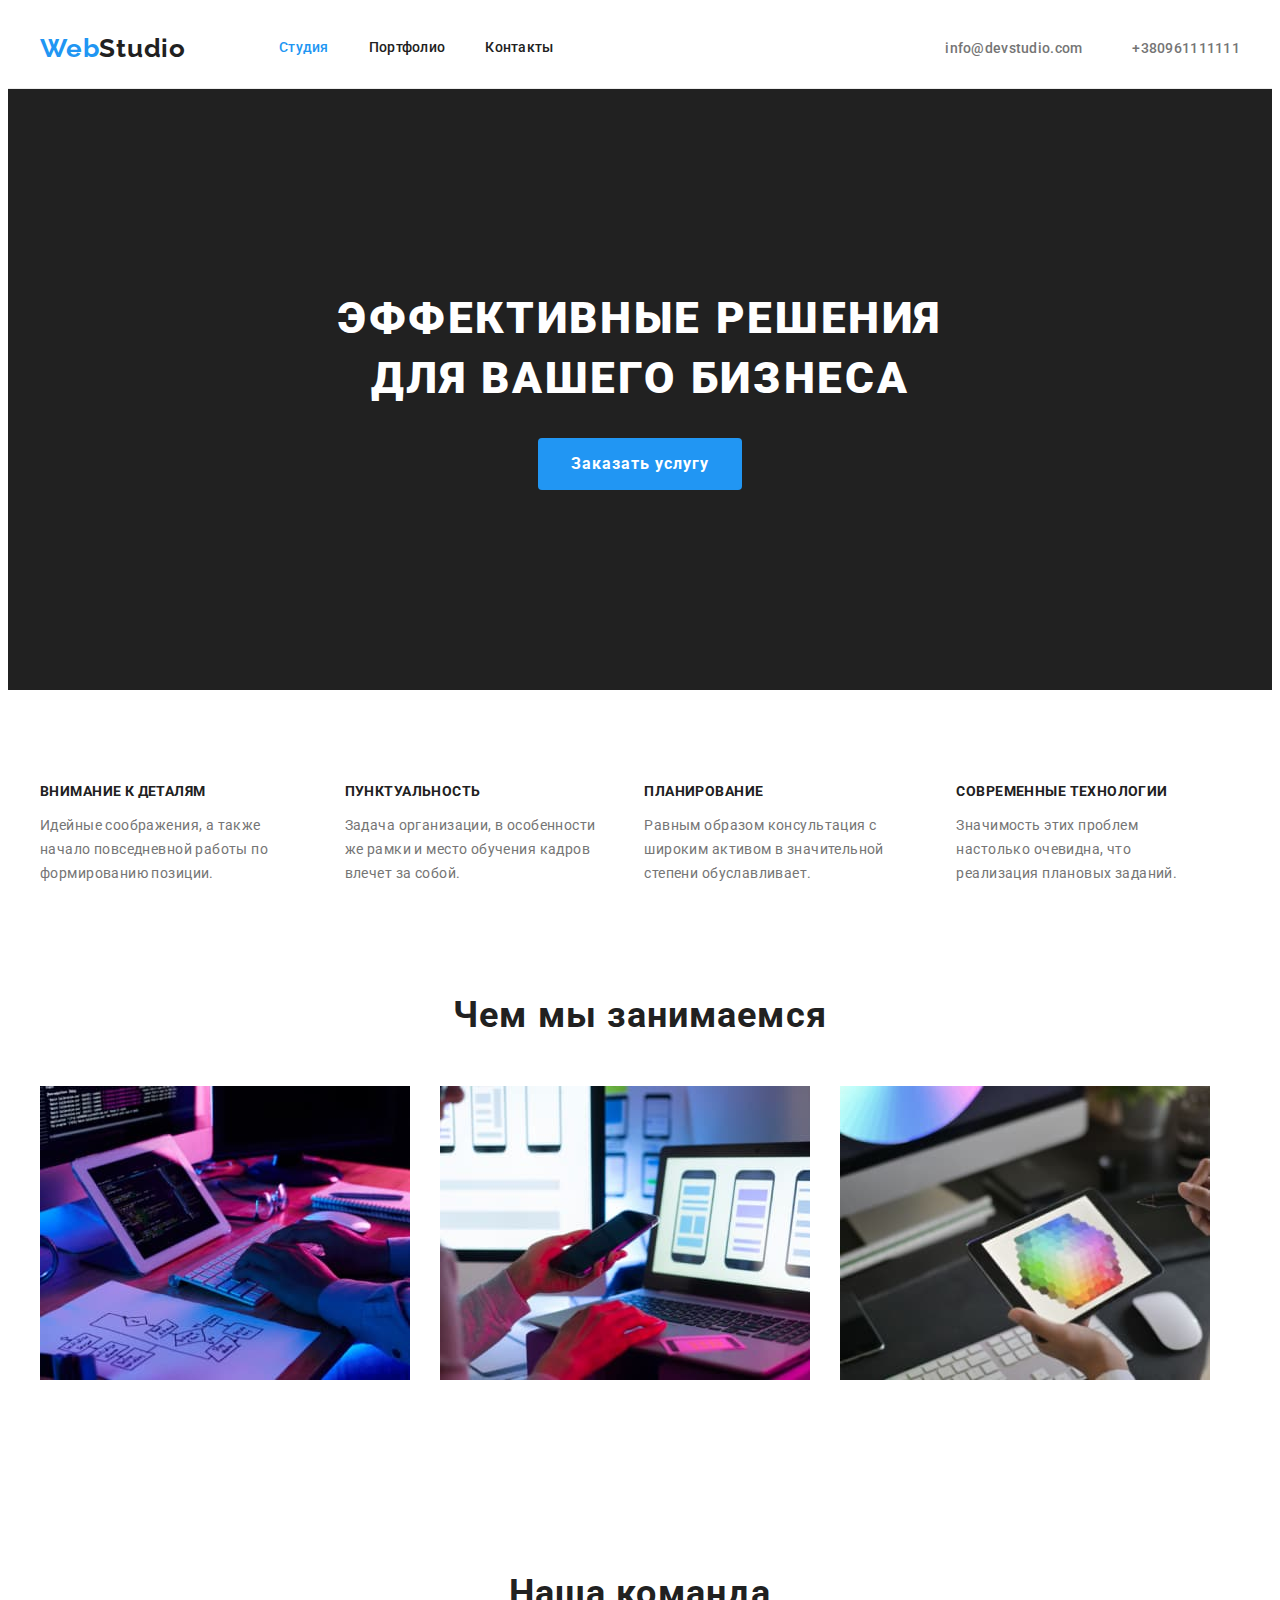
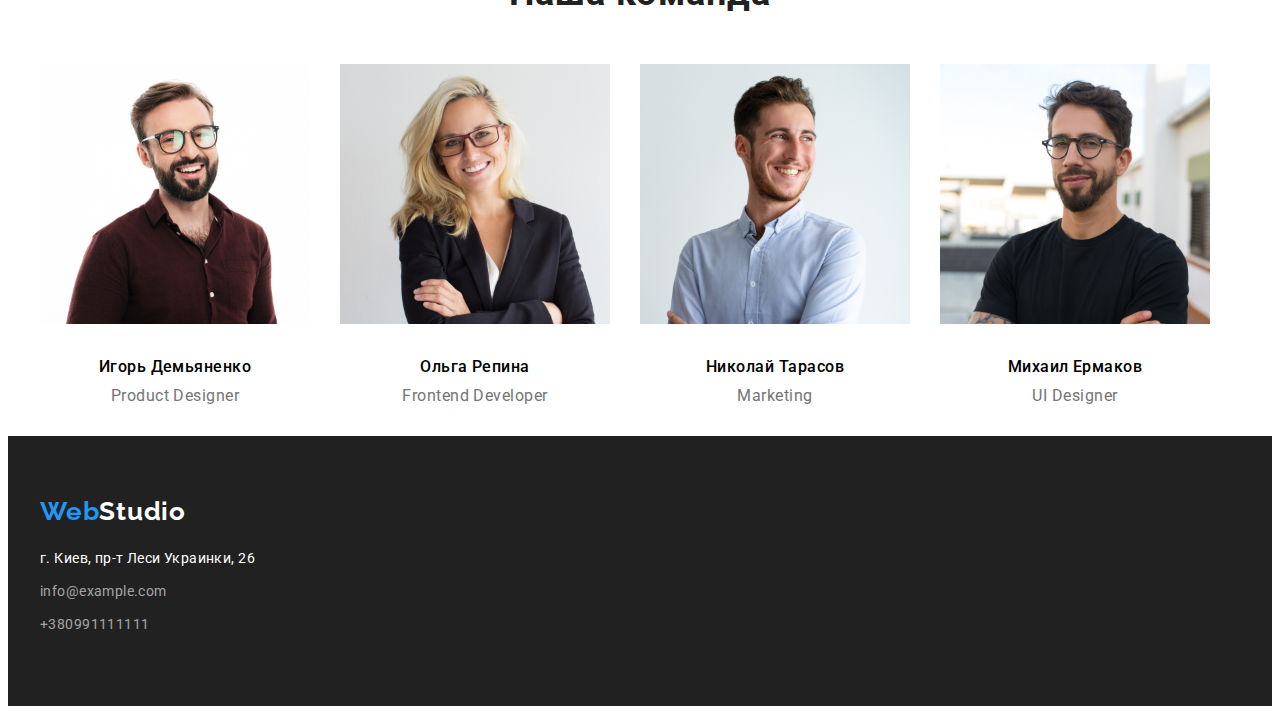
<file: index.html>
<!DOCTYPE html>
<html lang="ru">
  <head>
    <meta charset="UTF-8" />
    <meta http-equiv="X-UA-Compatible" content="IE=edge" />
    <meta name="viewport" content="width=device-width>, initial-scale=1.0" />
    <title>Document</title>
    <link rel="preconnect" href="https://fonts.googleapis.com">
    <link rel="preconnect" href="https://fonts.gstatic.com" crossorigin>
    <link href="https://fonts.googleapis.com/css2?family=Raleway:wght@700&family=Roboto:wght@400;500;700;900&display=swap" rel="stylesheet">
    <link rel="stylesheet" href="https://cdnjs.cloudflare.com/ajax/libs/modern-normalize/0.6.0/modern-normalize.min.css" integrity="sha512-1bhKtVC+Rwemskiy3JPDT3u1PjW8B8oH7aFL+fS9Ju0DR/oAp3ttKPIlVWRMdEuhwZ6Lz3ds48hAwz7unUQXdA==" crossorigin="anonymous" referrerpolicy="no-referrer" />
    <link rel="stylesheet" href="./css/common.css">
    <link rel="stylesheet" href="./css/styles.css">
  </head>
  <body>
    <header class="header">
      <div class="container">
      <nav class="header-nav">
      <a href="./index.html" class="logo"><span class="logo-color">Web</span>Studio</a>
        <ul class="site-nav list">
          <li class="item"><a href="./index.html" class="link current">Cтудия</a></li>
          <li class="item"><a href="./portfolio.html" class="link">Портфолио</a></li>
          <li class="item"><a href="" class="link">Контакты</a></li>
          </ul>
      <ul class="contact-list">
        <li class="item-list"><a href="mailto:info@devstudio.com" class="email-nav">info@devstudio.com</a></li>
          <li class="item-list"><a href="tel:+380961111111" class="contact-nav type">+380961111111</a></li>
      </ul>
      </nav>
    </div>
    </header>
    <main>
      <section class="hero">
        <h1 class="title-hero">
          ЭФФЕКТИВНЫЕ РЕШЕНИЯ <br/> ДЛЯ ВАШЕГО БИЗНЕСА
        </h1>
        <button type="button" class="button-primary">Заказать услугу</button>
      </section>
      <section class="section">
        <div class="container">
        <h2 class="benefits">Преимущества</h2>
        <ul class="list">
          <li>
            <h3 class="section-title">ВНИМАНИЕ К ДЕТАЛЯМ</h3>
            <p class="subtitle">
              Идейные соображения, а также начало повседневной работы по
              формированию позиции.
            </p>
          </li>
          <li>
            <h3 class="section-title">ПУНКТУАЛЬНОСТЬ</h3>
            <p class="subtitle">
              Задача организации, в особенности же рамки и место обучения кадров
              влечет за собой.
            </p>
          </li>
          <li>
            <h3 class="section-title">ПЛАНИРОВАНИЕ</h3>
            <p class="subtitle">
              Равным образом консультация с широким активом в значительной
              степени обуславливает.
            </p>
          </li>
          <li>
            <h3 class="section-title">СОВРЕМЕННЫЕ ТЕХНОЛОГИИ</h3>
            <p class="subtitle">
              Значимость этих проблем настолько очевидна, что реализация
              плановых заданий.
            </p>
          </li>
          </ul>
          </div>
      </section>
      <section class="section no-padding">
        <div class="container">
        <h2 class="title-section">Чем мы занимаемся</h2>
        <ul class="list">
          <li class="images">
            <a href=""></a>
            <img src="./images/box1.jpg" alt="Пишем программу" width="370" />
          </li>
          <li class="images">
            <a href=""></a>
            <img
              src="./images/box2.jpg"
              alt="Адаптируем программу под гаджет"
              width="370"
            />
          </li>
          <li>
            <a href="images"></a>
            <img src="./images/box3.jpg" alt="Стилизация" width="370" />
          </li>
        </ul>
      </div>
       </section>
      <seсtion class="no-worker">
      <div class="container">
      <h2 class="title-team">Наша команда</h2>
      <ul class="list">
        <li class="image">
          <img src="./images/team1.jpg" alt="Игорь Демьяненко" width="270" />
         <div class="team-list">
          <h3 class="team">Игорь Демьяненко</h3>
          <p class="team-name">Product Designer</p>
          </div>
        </li>
        <li class="image">
          <img src="./images/team2.jpg" alt="Ольга Репина" width="270" />
          <div class="team-list">
          <h3 class="team">Ольга Репина</h3>
          <p class="team-name">Frontend Developer</p>
          </div>
        </li>
        <li class="images">
          <img src="./images/team3.jpg" alt="Николай Тарасов" width="270" />
          <div class="team-list">
          <h3 class="team">Николай Тарасов</h3>
          <p class="team-name">Marketing</p>
          </div>
        </li>
        <li class="images">
          <img src="./images/team4.jpg" alt="Михаил Ермаков" width="270" />
          <div class="team-list">
          <h3 class="team">Михаил Ермаков</h3>
          <p class="team-name">UI Designer</p>
          </div>
        </li>
      </ul>
      </div>
    </section>
    </main>
        <footer class="description">
          <div class="container">
      <a href="#" class="logo-white"><span class="logo-color">Web</span>Studio</a>
      <address class="address">
        <ul class="list-address">
        <li class="address-street"><a href="#" class="street-nav">г. Киев, пр-т Леси Украинки, 26</a></li>
       <li class="address-street"><a href="mailto:info@example.com" class="emal-nav">info@example.com</a></li>
        <li class="address-street"><a href="tel:+380991111111" class="phone-nav">+380991111111</a></li>
        </ul>
      </address>
      </div>
    </footer>
  </body>
</html>
</file>
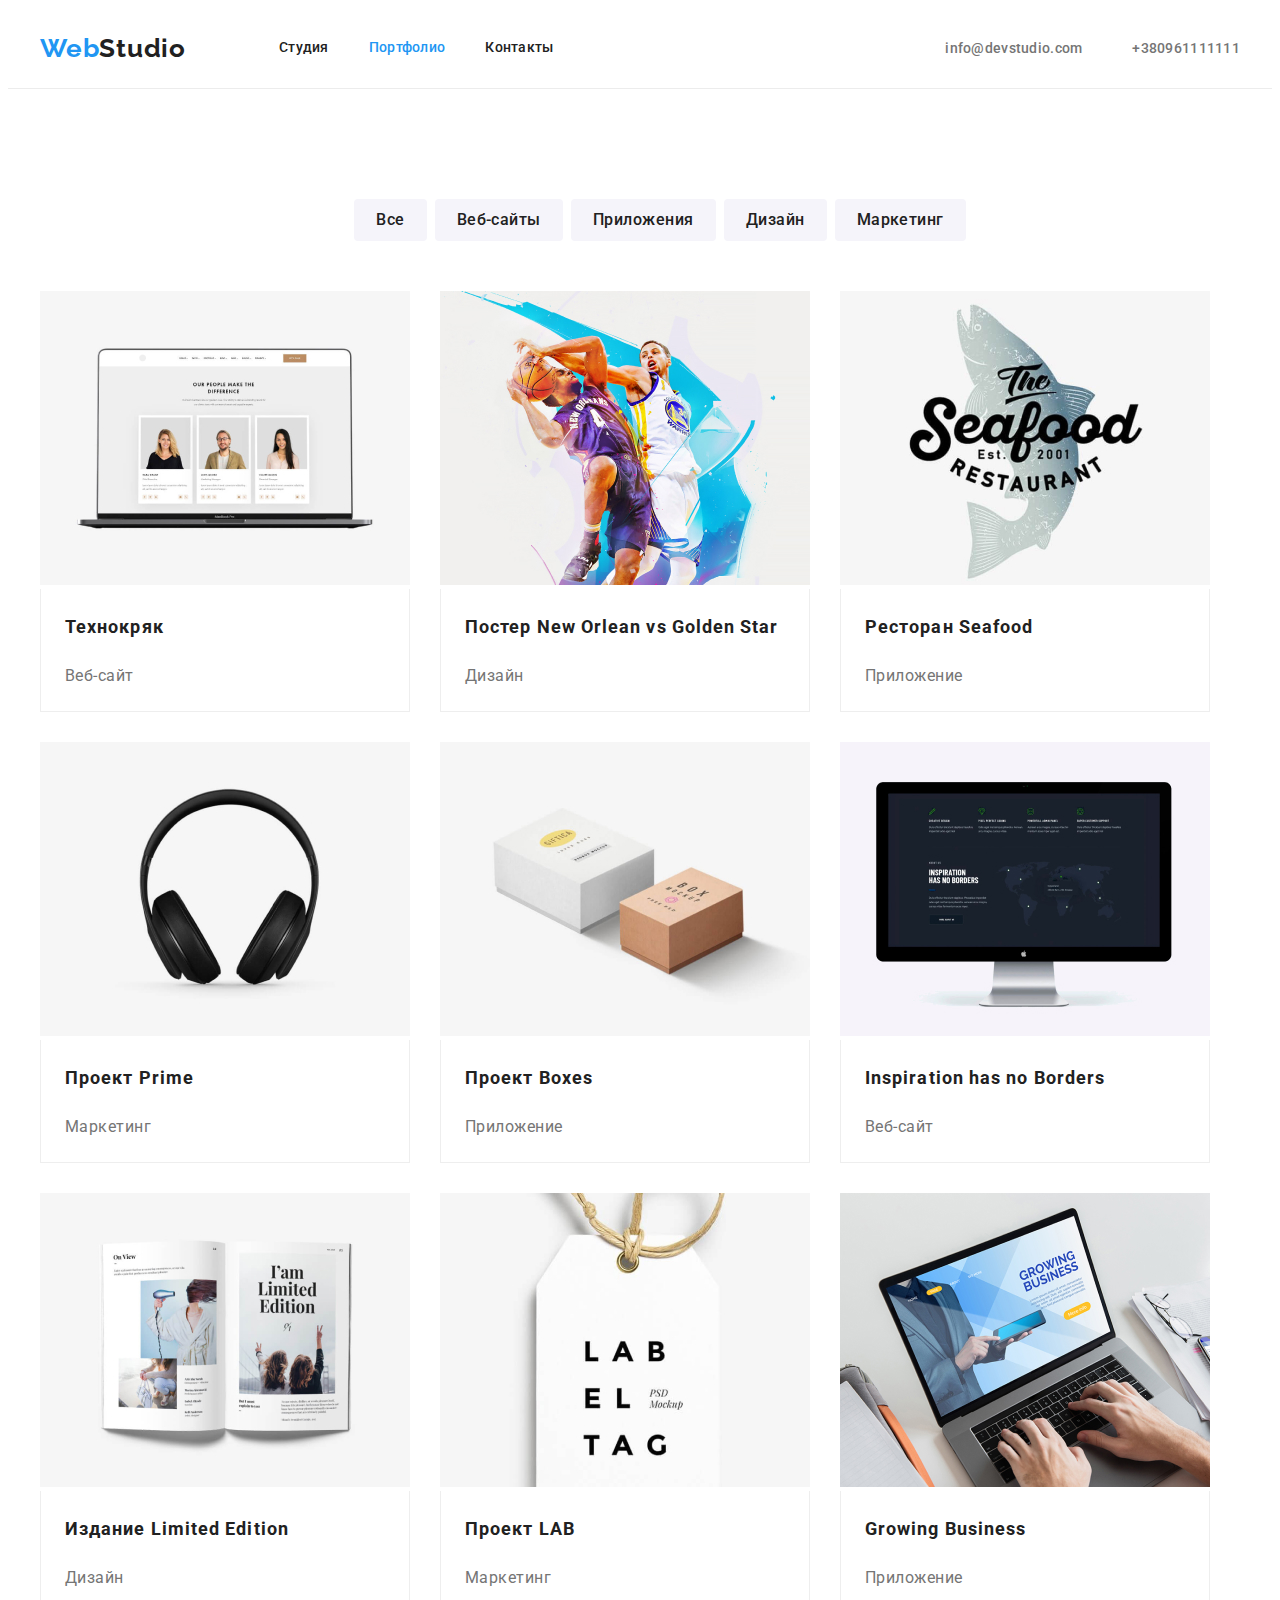
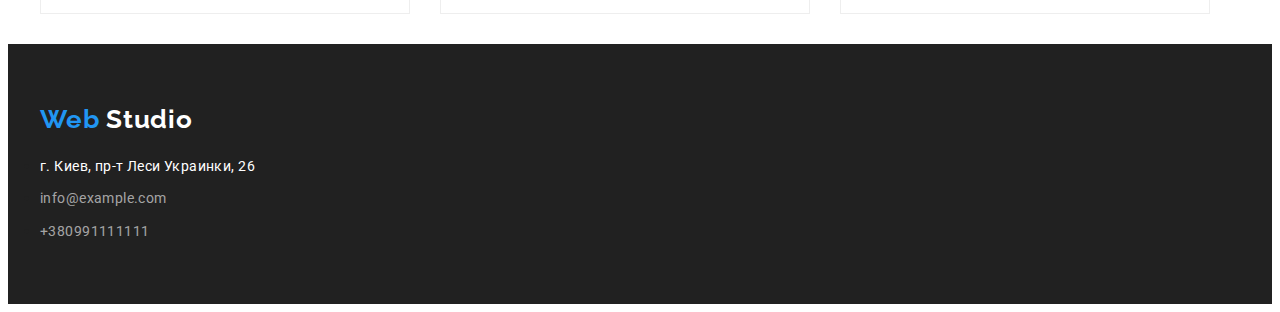
<file: portfolio.html>
<!DOCTYPE html>
<html lang="ru">
  <head>
    <meta charset="UTF-8" />
    <meta http-equiv="X-UA-Compatible" content="IE=edge" />
    <meta name="viewport" content="width=device-width>, initial-scale=1.0" />
    <title>Document</title>
    <link rel="preconnect" href="https://fonts.googleapis.com" />
    <link rel="preconnect" href="https://fonts.gstatic.com" crossorigin />
     <link href="https://fonts.googleapis.com/css2?family=Raleway:wght@700&family=Roboto:wght@400;500;700;900&display=swap" rel="stylesheet">
    <link rel="stylesheet" href="https://cdnjs.cloudflare.com/ajax/libs/modern-normalize/0.6.0/modern-normalize.min.css" integrity="sha512-1bhKtVC+Rwemskiy3JPDT3u1PjW8B8oH7aFL+fS9Ju0DR/oAp3ttKPIlVWRMdEuhwZ6Lz3ds48hAwz7unUQXdA==" crossorigin="anonymous" referrerpolicy="no-referrer" />
    <link
      href="https://fonts.googleapis.com/css2?family=Raleway:wght@700&family=Roboto:wght@400;500;700;900&display=swap"
      rel="stylesheet"
    />
    <link rel="stylesheet" href="./css/common.css" />
    <link rel="stylesheet" href="./css/styles.css" />
  </head>
  <body>
    <header class="header">
      <div class="container">
        <nav class="header-nav">
      <a href="#" class="logo"><span class="logo-color">Web</span>Studio</a>
        <ul class="site-nav list">
          <li class="item"><a href="./index.html" class="link">Cтудия</a></li>
          <li class="item"><a href="./portfolio.html" class="link current">Портфолио</a></li>
          <li class="item"><a href="" class="link">Контакты</a></li>
        </ul>
      <ul class="contact-list">
          <li class="item-list"><a href="mailto:info@devstudio.com" class="email-nav">info@devstudio.com</a></li>
          <li class="item-list"><a href="tel:+380961111111" class="contact-nav type">+380961111111</a></li>
      </ul>
      </nav>
      </div>
    </header>
    <main>
      <section class="menu">
        <div class="container">
        <h1 class="title-menu">Меню</h1>
        <ul class="button-list">
          <li class="button-secondary"><button type="button" class="button-nav">Все</button></li>
          <li class="button-secondary"><button type="button" class="button-nav">Веб-сайты</button></li>
          <li class="button-secondary"><button type="button" class="button-nav">Приложения</button></li>
          <li class="button-secondary"><button type="button" class="button-nav">Дизайн</button></li>
          <li><button type="button" class="button-nav">Маркетинг</button></li>
        </ul>   
        <h1 class="projects">Проекти</h1>
        <ul class="company-list">
          <li class="img">
            <a href=""></a>
            <img src="./images/img1.jpg" alt="Технокряк" width="370" />
            <div class="project-list">
            <h2 class="title-project">Технокряк</h2>
            <p class="subhead">Веб-сайт</p>
            </div>
          </li>
          <li class="img">
            <a href=""></a>
            <img src="./images/img2.jpg" alt="Постер" width="370" />
            <div class="project-list">
            <h2 class="title-project">Постер New Orlean vs Golden Star</h2>
            <p class="subhead">Дизайн</p>
            </div>
          </li>
          <li class="">
            <a href=""></a>
            <img src="./images/img3.jpg" alt="Ресторан" width="370" />
            <div class="project-list">
            <h2 class="title-project">Ресторан Seafood</h2>
            <p class="subhead">Приложение</p>
            </div>
          </li>
          <li class="img">
            <a href=""></a>
            <img src="./images/img4.jpg" alt="Проект прайм" width="370" />
            <div class="project-list">
            <h2 class="title-project">Проект Prime</h2>
            <p class="subhead">Маркетинг</p>
            </div>
          </li>
          <li class="img">
            <a href=""></a>
            <img src="./images/img5.jpg" alt="Проект коробки" width="370" />
            <div class="project-list">
              <h2 class="title-project">Проект Boxes</h2>
            <p class="subhead">Приложение</p>
            </div>
          </li>
          <li>
            <a href=""></a>
            <img
              src="./images/img6.jpg"
              alt="Вдохновение не имеет границ"
              width="370"
            />
            <div class="project-list">
            <h2 class="title-project">Inspiration has no Borders</h2>
            <p class="subhead">Веб-сайт</p>
            </div>
          </li>
          <li class="img">
            <a href=""></a>
            <img src="./images/img7.jpg" alt="Издание" width="370" />
            <div class="project-list">
            <h2 class="title-project">Издание Limited Edition</h2>
            <p class="subhead">Дизайн</p>
            </div>
          </li>
          <li class="img">
            <a href=""></a>
            <img src="./images/img8.jpg" alt="Проект Лаб" width="370" />
            <div class="project-list">
            <h2 class="title-project">Проект LAB</h2>
            <p class="subhead">Маркетинг</p>
            </div>
          </li>
          <li>
            <a href=""></a>
            <img src="./images/img9.jpg" alt="Бизнес" width="370" />
            <div class="project-list">
              <h2 class="title-project">Growing Business</h2>
            <p class="subhead">Приложение</p>
            </div>
          </li>
        </ul>
        </div>
      </section>
    </main>
    <footer class="description">
      <div class="container">
      <a href="#" class="logo-white">
        <span class="logo-color">Web</span>
        Studio
      </a>
      <address class="address">
        <ul class="list-address">
        <li class="address-street"><a href="#" class="street-nav">г. Киев, пр-т Леси Украинки, 26</a></li>
        <li class="address-street"><a href="mailto:info@example.com" class="emal-nav">info@example.com</a></li>
        <li class="address=street"><a href="tel:+380991111111" class="phone-nav">+380991111111</a></li>
      </ul>
      </address>
      </div>
    </footer>
  </body>
</html>
</file>
<file: css/common.css>
:root {
 --primary-text-color:#757575;
    --title-text-color:#212121;
    --accent-color:#2196F3;
    --title-hero:#FFFFFF;
    --button:#F5F4FA;
    --border-bottom:#ECECEC;
 
 }

 html {
    box-sizing: border-box;
 }

 *,
 *::after
 *::before {
   box-sizing: inherit;
}


h1,
h2,
h3,
h4,
h5,
h6{
    margin-top:0;
}


.link {
  text-decoration: none;
  color: inherit;
}

.img {
    display: block;
    max-width: 100%;
    height: auto;
}

.address {
    font-style: normal;
}

.header {
    border-bottom: 1px solid #ECECEC;   
}

 .header.container {
    display: flex;
    align-items: center;

 }

 .header-nav {
    display: flex;
    align-items: center;
   
 }

 .site-nav {
    display: flex;
    align-items: center;
 }
 
 .contact-list {
    display: flex;
    align-items: center;
    padding: 0px;
   
 }

 .line {
    background-color: var(--border-bottom);
    width: 1600px;

 }
 .item-list {
    list-style: none;
    margin-right: 50px;
    align-items: center;
 }

 .item-list:last-child {
    margin-right: 0;
 }

.logo {
    color: var(--title-text-color);
    font-family: 'Raleway';
    font-style: normal;
    font-weight: 700;
    font-size: 26px;
    line-height: 1.19;
    text-decoration: none;
    letter-spacing: 0.03em;
}

.logo-color {
    color: var(--accent-color);
    font-style: normal;
    font-weight: 700;
    font-size: 26px;
    line-height: 1.19;
}

.list {
    list-style: none;


}

.company-list {
    list-style: none;
    display: flex;
    flex-wrap: wrap;

}



.button-list {
    list-style:none;
    display: flex;
    justify-content: center;
    

}

.button-secondary {
    margin-right: 8px;
}

.site-nav a {
   color: var(--title-text-color);
   font-style: normal;
   font-weight: 500;
   font-size: 14px;
   line-height: 1.14;
   text-decoration: none;
   letter-spacing: 0.02em;
   
}

.item {
    margin-right: 40px;
}

.site-nav .link.current {
    color: var(--accent-color);
}

.site-nav a:hover{
    color: var(--accent-color);
}

.company-list {
    padding: 0;
    margin: 0;
    display: flex;
}


.img {
    margin-right: 30px;
    margin-bottom: 30px;;
    
}

.img:last-child {
    margin-right: 0;

}
    
.contacts-nav:hover,
.contacts-nav:focus {
    color: var(--accent-color);
}

.contact-nav,
.email-nav {
    color: var(--primary-text-color);
    text-decoration: none;
    font-style: normal;
    font-weight: 500;
    font-size: 14px;
    line-height: 1.14;
    letter-spacing: 0.02em;
}

.contact-nav.type {
    margin-left: 50px;}



.contact-nav:hover,
.contact-nav:focus
.email-nav:focus,
.email-nav:hover {
    color: var(--accent-color);
}
 

.contacts-nav:hover,
.contacts-nav:focus {
    color: var(--accent-color);
}

.menu {
    padding-top: 94px;
}



.title-menu {
    color: var(--title-hero);
    display: none;
}

.button-nav {
    color: var(--title-text-color);
    border-radius: 4px;
    padding: 8px 22px;
    font-family: 'Roboto';
    text-align: center;
    border: 1px solid transparent;
    background-color: var(--button);
    font-style: normal;
    font-weight: 500;
    font-size: 16px;
    line-height: 1.62;
    border: none;
    letter-spacing: 0.03em;

}

.button-nav:hover,
.button-nav:focus {
    background-color: var(--accent-color);
}

.company-list {
    margin-top: 50px;
}

.projects {
    color: var(--title-hero);
    display: none;
}

.project-list {
    padding: 20px 24px;
    border-left: 1px solid #eeeeee;
    border-bottom: 1px solid #eeeeee;
    border-right: 1px solid #eeeeee;
   
}

.title-project {
    color: #212121;
    font-family: 'Roboto';
    display: block;
    font-style: normal;
    font-weight: 700;
    font-size: 18px;
    line-height: 2;
    letter-spacing: 0.06em;
    

}

.subhead {
    color: var(--primary-text-color);
    font-family: 'Roboto';
    display: block;
    font-style: normal;
    font-weight: 400;
    font-size: 16px;
    line-height: 1.87;
    letter-spacing: 0.03em;
    margin-bottom: 0px;
}

.description {
    background-color: var(--title-text-color);
    color: var(--title-text-color);
}

.address {
    padding-top: 20px;
    margin: 0;
    
}

.list-address {
    margin: 0;
    padding: 0;
}


.address-street {
    margin-bottom: 9px;
    
}

.street-nav {
    color: var(--title-hero);
    text-decoration: none;
    font-style: normal;
    font-weight: 400;
    font-size: 14px;
    line-height: 1.71;
    letter-spacing: 0.03em;
}

.street-nav:hover,
.street-nav:focus {
    color: #2196F3;
}

.emal-nav {
    color: rgba(255, 255, 255, 0.6);
    font-family: 'Roboto';
    text-decoration: none;
    font-style: normal;
    font-weight: 400;
    font-size: 14px;
    line-height: 1.71;
    letter-spacing: 0.03em;}

.emal-nav:hover,
.emal-nav:focus {
 color: var(--accent-color);
}

.phone-nav {
    color: rgba(255, 255, 255, 0.6);
    font-family: 'Roboto';
    text-decoration: none;
    font-style: normal;
    font-weight: 400;
    font-size: 14px;
    line-height: 1.71;
    letter-spacing: 0.03em;
    margin:0px;}



.phone-nav:hover,
.phone-nav:focus {
    color: var(--accent-color);
}
</file>
<file: css/styles.css>
:root {
 --primary-text-color:#757575;
    --title-text-color:#212121;
    --accent-color:#2196F3;
    --title-hero:#FFFFFF;
 }

 html {
    box-sizing: border-box;
 }

 *,
 *::after
 *::before {
   box-sizing: inherit;

}
h1,
h2,
h3,
h4,
h5,
h6{margin-top:0;
}


.link {
  text-decoration: none;
  color: inherit;
}

.img {
    display: block;
    max-width: 100%;
    height: auto;
}

.address {
    font-style: normal;
}

.logo {
    color: var(--title-text-color);
    font-family: 'Raleway';
    font-style: normal;
    font-weight: 700;
    font-size: 26px;
    line-height: 1.19;
    text-decoration: none;
    letter-spacing: 0.03em;

}

.logo-color {
    color: var(--accent-color);
    font-style: normal;
    font-weight: 700;
    font-size: 26px;
    line-height: 1.19;
}

.container {
    width: 1200px;
    margin-left: auto;
    margin-right: auto;
    padding: 0 15px;
    
 }


 .header.container {
    display: flex;
    align-items: center;
 }
 
 .header-nav {
    display: flex;
    align-items: center;
 }

 .site-nav.list {
    display: flex;
    align-items: center;
    margin-left: 93px;
 }
 
 .contact-list {
    display: flex;
    margin-left: auto;
    padding: 0px;

 }

 .item-list {
    list-style: none;
    align-items: center;
 }

 .item-list:last-child {
    margin-right: 0;
 }

.list {
    list-style: none;
    padding: 0;
    margin: 0;
    display: flex;
}

.site-nav a {
   color: var(--title-text-color);
   font-family: 'Roboto';
   display: block;
   padding-top: 32px;
   padding-bottom: 32px;
   font-style: normal;
   font-weight: 500;
   font-size: 14px;
   line-height: 1.14;
   text-decoration: none;
   letter-spacing: 0.02em;}
  

.item {
    margin-right: 40px;
}

.site-nav.list:last-child {
    margin-right: 0;  
}


.site-nav .link.current {
    color: var(--accent-color);
}

.site-nav a:hover{
    color: var(--accent-color);
}

.contacts-nav:hover,
.contacts-nav:focus {
    color: var(--accent-color);
}

.contact-nav,
.email-nav {
    color: var(--primary-text-color);
    font-family: 'Roboto';
    text-decoration: none;
    font-style: normal;
    font-weight: 500;
    font-size: 14px;
    line-height: 1.14;
    letter-spacing: 0.02em;
}

.contact-nav.type {
    margin-left: 0;

}

.contact-nav:hover,
.contact-nav:focus
.email-nav:hover,
.email-nav:focus

 {
    color: var(--accent-color);
}

.page .container {
    background-color: #FFFFFF;
}

.hero {
    background-color: #212121;
    padding-top: 200px;
    padding-bottom: 200px;
    

}

.title-hero {
    color: var(--title-hero);
    font-family: 'Roboto';
    background-color: var(--title-text-color);
    font-style: normal;
    font-weight: 900;
    font-size: 44px;
    line-height: 1.36;
    text-align: center;
    letter-spacing: 0.06em;

}

.button-primary {
    color: var(--title-hero);
    border-radius: 4px;
    padding: 10px 32px;
    margin-bottom: 200px;
    min-width: 200px;
    text-align: center;
    border: 1px solid transparent;
    font-family: 'Roboto';
    background-color: #2196F3;
    font-weight: 700;
    font-size: 16px;
    line-height: 1.88;
    letter-spacing: 0.06em;
    display: block;
    margin: 0 auto;

}
.benefits {
    color:var(--title-hero)
}

.benefits {
    display: none;
}
.section {
    padding-top: 94px;
    padding-bottom: 0px;
}
.section.no-padding {
    padding-bottom: 94px;}


.co-worker {
    padding-top: 0px;
    padding-bottom: 0px; 
    display: block;
}

.section-title {
    color: var(--title-text-color);
    margin-bottom: 10px;
    font-family: 'Roboto';
    font-weight: 700;
    font-size: 14px;
    line-height: 1.14;
    letter-spacing: 0.03em

}

.subtitle {
    color: var(--primary-text-color) ;
    font-family: 'Roboto';
    margin-right: 30px;
    font-style: normal;
    font-weight: 400;
    font-size: 14px;
    line-height: 1.71;
    letter-spacing: 0.03em;
}

.title {
    color: var(--title-text-color);
    font-family: 'Roboto';
    margin-left: 30px;
    font-weight: 700;
    font-size: 36px;
    line-height: 1.17;
    text-align: center;
    letter-spacing: 0.03em;
   
}

.title-section {
    color: var(--title-text-color);
    font-family: 'Roboto';
    margin-bottom: 50px;
    font-weight: 700;
    font-size: 36px;
    line-height: 1.17;
    text-align: center;
    letter-spacing: 0.03em;
}

.images {
    margin-right: 30px;
    
   
}



.title-team {
    color: var(--title-text-color);
    font-family: 'Roboto';
    padding-top: 94px;
    margin-bottom: 50px;
    font-weight: 700;
    font-size: 36px;
    line-height: 1.17;
    text-align: center;
    letter-spacing: 0.03em;

}

.image {
    margin-right: 30px;
}

.team {
    color: black;
    font-family: 'Roboto';
    padding-bottom: 10px;
    margin: 0;
    font-weight: 500;
    font-size: 16px;
    line-height: 1.18;
    letter-spacing: 0.03em;
    text-align: center;
    }

.team-list {
    padding-top: 30px;
    padding-bottom: 30px ;
}

.team-name {
    color: var(--primary-text-color);
    font-family: 'Roboto';
    font-style: normal;
    font-weight: 400;
    font-size: 16px;
    line-height: 1.18;
    text-align: center;
    letter-spacing: 0.03em;
    margin: 0px;
}

.logo-white {
    color: var(--title-hero);
    font-family: 'Raleway';
    font-style: normal;
    font-weight: 700;
    font-size: 26px;
    line-height: 1,19;
    text-decoration: none;
    letter-spacing: 0.03em;

}

.description {
    background-color: var(--title-text-color);
    padding-top: 60px;
    padding-bottom: 60px;
    color: var(--title-text-color);
}

.address {
    padding-top: 20px;
    margin: 0;
      
}


.address-street {
    margin-bottom: 9px;
    
}

.list-address {
    margin: 0;
    padding: 0;
}

.street-nav {
    color: var(--title-hero);
    font-family: 'Roboto';
    text-decoration: none;
    font-style: normal;
    font-weight: 400;
    font-size: 14px;
    line-height: 1.71;
    letter-spacing: 0.03em;
}

.street-nav:hover,
.street-nav:focus {
    color: #2196F3;
}

.emal-nav {
    color: rgba(255, 255, 255, 0.6);
    font-family: 'Roboto';
    text-decoration: none;
    font-style: normal;
    font-weight: 400;
    font-size: 14px;
    line-height: 1.71;
    letter-spacing: 0.03em;}

.emal-nav:hover,
.emal-nav:focus {
 color: var(--accent-color);
}
 

.phone-nav {
    color:rgba(255, 255, 255, 0.6);
    font-style: normal;
    font-family: 'Roboto';
    font-weight: 400;
    font-size: 14px;
    line-height: 1.71;
    text-decoration: none;
    letter-spacing: 0.03em;
    margin: 0;
}

.phone-nav:hover,
.phone-nav:focus {
    color: var(--accent-color)
}
</file>
